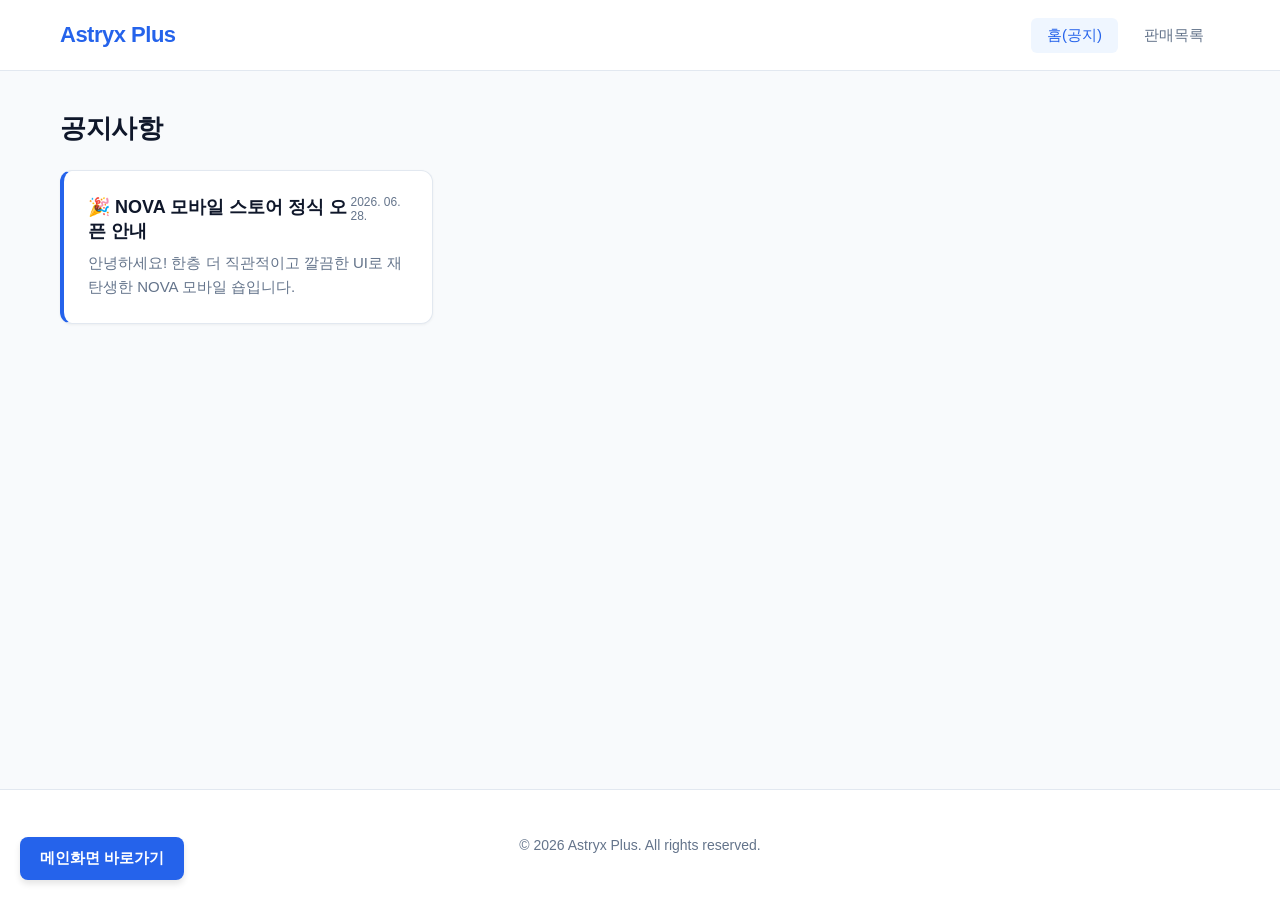
<file: shop/index.html>
<!DOCTYPE html>
<html lang="ko">
<head>
    <meta charset="UTF-8">
    <meta name="viewport" content="width=device-width, initial-scale=1.0">
    <title>최상의 품질로 - Astryx Plus</title>
    <style>
/* =========================================
   상세 모달창 이미지 가로 슬라이더(Carousel) 
========================================= */
.slider-container {
    display: flex;
    overflow-x: auto;
    scroll-snap-type: x mandatory; /* 스크롤 시 이미지 단위로 딱 맞게 멈춤 */
    gap: 15px;
    padding-bottom: 15px;
    width: 100%;
    -webkit-overflow-scrolling: touch; /* 모바일 부드러운 스크롤 지원 */
}

.slider-item {
    flex: 0 0 100%; /* 한 화면에 이미지 한 장씩 꽉 차게 설정 */
    scroll-snap-align: center;
    display: flex;
    justify-content: center;
    align-items: center;
}

.slider-item img {
    width: 100%;
    max-height: 250px; /* 세로 길이를 제한하여 한눈에 들어오게 함 */
    object-fit: contain;
    border-radius: 8px;
}

/* 슬라이더 스크롤바 디자인 (깔끔하게 표시) */
.slider-container::-webkit-scrollbar {
    height: 6px;
}
.slider-container::-webkit-scrollbar-track {
    background: #f1f5f9;
    border-radius: 4px;
}
.slider-container::-webkit-scrollbar-thumb {
    background: #cbd5e1;
    border-radius: 4px;
}
.slider-container::-webkit-scrollbar-thumb:hover {
    background: #94a3b8;
}

/* =========================================
   공지사항 바둑판(Grid) 배열 (세로 스크롤 방지)
========================================= */
#notice-container {
    display: grid;
    grid-template-columns: repeat(auto-fill, minmax(300px, 1fr));
    gap: 20px;
}
        .main-shortcut-btn {
            position: fixed;
            bottom: 20px;
            left: 20px;
            background-color: var(--primary-color);
            color: white;
            padding: 12px 20px;
            border-radius: 8px;
            text-decoration: none;
            font-weight: 600;
            font-size: 15px;
            box-shadow: 0 4px 6px rgba(0, 0, 0, 0.1);
            z-index: 1000;
            transition: all 0.2s ease;
        }

        .main-shortcut-btn:hover {
            background-color: var(--primary-hover);
            transform: translateY(-2px);
            box-shadow: 0 6px 12px rgba(0, 0, 0, 0.15);
        }
        * {
            margin: 0;
            padding: 0;
            box-sizing: border-box;
            font-family: -apple-system, BlinkMacSystemFont, 'Segoe UI', Roboto, Arial, sans-serif;
        }

        :root {
            --primary-color: #2563eb;
            --primary-hover: #1d4ed8;
            --danger-color: #dc2626;
            --danger-hover: #b91c1c;
            --success-color: #10b981;
            --bg-color: #f8fafc;
            --card-bg: #ffffff;
            --text-main: #0f172a;
            --text-muted: #64748b;
            --border-color: #e2e8f0;
        }

        body {
            background-color: var(--bg-color);
            color: var(--text-main);
            min-height: 100vh;
            display: flex;
            flex-direction: column;
        }

        /* 헤더 네비게이션 바 */
        header {
            background-color: var(--card-bg);
            border-bottom: 1px solid var(--border-color);
            position: sticky;
            top: 0;
            z-index: 100;
        }

        .nav-container {
            max-width: 1200px;
            margin: 0 auto;
            padding: 0 20px;
            height: 70px;
            display: flex;
            justify-content: space-between;
            align-items: center;
        }

        .logo {
            font-size: 22px;
            font-weight: 800;
            color: var(--primary-color);
            text-decoration: none;
            letter-spacing: -0.5px;
            cursor: pointer;
            user-select: none; /* 연속 클릭 시 텍스트 선택 방지 */
        }

        .nav-menu {
            display: flex;
            gap: 10px;
        }

        .nav-link {
            color: var(--text-muted);
            text-decoration: none;
            font-weight: 500;
            font-size: 15px;
            padding: 8px 16px;
            border-radius: 6px;
            transition: all 0.2s ease;
            cursor: pointer;
        }

        .nav-link:hover, .nav-link.active {
            color: var(--primary-color);
            background-color: #eff6ff;
        }

        .nav-link.admin-link {
            color: var(--danger-color);
        }
        .nav-link.admin-link:hover, .nav-link.admin-link.active {
            background-color: #fef2f2;
        }

        /* 메인 영역 */
        main {
            max-width: 1200px;
            width: 100%;
            margin: 40px auto;
            padding: 0 20px;
            flex: 1;
        }

        .screen {
            display: none;
        }

        .screen.active {
            display: block;
        }

        .section-title {
            font-size: 26px;
            font-weight: 700;
            margin-bottom: 24px;
            letter-spacing: -0.5px;
        }

        /* 대시보드 카드 레이아웃 */
        .card {
            background-color: var(--card-bg);
            border: 1px solid var(--border-color);
            border-radius: 12px;
            padding: 24px;
            margin-bottom: 20px;
            box-shadow: 0 1px 3px rgba(0, 0, 0, 0.05);
            position: relative;
        }

        .grid-2 {
            display: grid;
            grid-template-columns: 1fr 1fr;
            gap: 24px;
        }

        /* 폼 요소 */
        .form-group {
            margin-bottom: 16px;
        }

        .form-group label {
            display: block;
            font-size: 14px;
            font-weight: 600;
            margin-bottom: 6px;
            color: #475569;
        }

        input, select, textarea {
            width: 100%;
            padding: 10px 14px;
            border: 1px solid var(--border-color);
            border-radius: 8px;
            font-size: 15px;
            outline: none;
            background: #fff;
        }
        input:focus, select:focus, textarea:focus {
            border-color: var(--primary-color);
            box-shadow: 0 0 0 3px rgba(37, 99, 211, 0.1);
        }

        /* 버튼류 */
        button {
            width: 100%;
            padding: 12px;
            background-color: var(--primary-color);
            color: white;
            border: none;
            border-radius: 8px;
            font-size: 15px;
            font-weight: 600;
            cursor: pointer;
            transition: 0.2s;
        }
        button:hover { background-color: var(--primary-hover); }
        
        .btn-secondary { background-color: #f1f5f9; color: #334155; }
        .btn-secondary:hover { background-color: #e2e8f0; }

        .btn-danger { background-color: var(--danger-color); color: white; }
        .btn-danger:hover { background-color: var(--danger-hover); }

        .btn-success { background-color: var(--success-color); color: white; }
        .btn-success:hover { background-color: #059669; }

        .btn-sm { width: auto; padding: 6px 12px; font-size: 13px; }

        /* 공지사항 카드 전용 */
        .notice-card {
            border-left: 4px solid var(--primary-color);
        }
        .notice-header {
            display: flex;
            justify-content: space-between;
            align-items: flex-start;
            margin-bottom: 8px;
        }
        .notice-card h3 { font-size: 18px; font-weight: 600; }
        .notice-date { font-size: 12px; color: var(--text-muted); }
        .notice-card p { color: var(--text-muted); line-height: 1.6; font-size: 15px; white-space: pre-line; }

        /* 쇼핑 그리드 */
        .shop-grid {
            display: grid;
            grid-template-columns: repeat(auto-fill, minmax(300px, 1fr));
            gap: 20px;
        }
        .product-card {
            background: white;
            border: 1px solid var(--border-color);
            border-radius: 12px;
            padding: 24px;
            box-shadow: 0 1px 3px rgba(0,0,0,0.02);
            display: flex;
            flex-direction: column;
        }
        .product-icon {
            font-size: 32px;
            background: #f8fafc;
            width: 60px;
            height: 60px;
            line-height: 60px;
            text-align: center;
            border-radius: 10px;
            margin-bottom: 16px;
        }
        .product-title { font-size: 19px; font-weight: 700; margin-bottom: 6px; }
        .product-price { font-size: 16px; color: var(--primary-color); font-weight: 700; margin-bottom: 20px; }
        .product-card button { margin-top: auto; }

        /* 관리자 목록용 줄 정렬 */
        .admin-list-item {
            display: flex;
            justify-content: space-between;
            align-items: center;
            padding: 12px;
            border-bottom: 1px solid var(--border-color);
        }
        .admin-list-item:last-child { border-bottom: none; }

        /* 상세정보 팝업 모달창 (Modal) 디자인 */
        .modal-overlay {
            position: fixed;
            top:0; left:0; width:100%; height:100%;
            background: rgba(15, 23, 42, 0.6);
            backdrop-filter: blur(4px);
            display: none;
            justify-content: center;
            align-items: center;
            z-index: 1000;
        }
        .modal-content {
            background: white;
            width: 100%;
            max-width: 500px;
            border-radius: 16px;
            padding: 30px;
            box-shadow: 0 20px 25px -5px rgba(0,0,0,0.15);
            position: relative;
            animation: modalFade 0.25s ease-out;
        }
        @keyframes modalFade {
            from { opacity: 0; transform: translateY(10px); }
            to { opacity: 1; transform: translateY(0); }
        }
        .modal-close {
            position: absolute;
            top: 20px; right: 20px;
            font-size: 24px; cursor: pointer; color: var(--text-muted);
        }
        .modal-icon { font-size: 48px; margin-bottom: 15px; }
        .modal-title { font-size: 22px; font-weight: 800; margin-bottom: 10px; }
        .modal-price { font-size: 18px; color: var(--primary-color); font-weight: 700; margin-bottom: 15px; }
        .modal-desc { color: var(--text-muted); font-size: 15px; line-height: 1.6; background: #f8fafc; padding: 15px; border-radius: 8px; margin-bottom: 20px; white-space: pre-line; }

        footer {
            background-color: #ffffff;
            border-top: 1px solid var(--border-color);
            padding: 20px 0;
            text-align: center;
            font-size: 14px;
            color: var(--text-muted);
            margin-top: auto;
        }
    </style>
</head>
<body>

    <header>
        <div class="nav-container">
            <!-- 비밀 관리자 진입을 위한 secretAdminTrigger() 추가 -->
            <a class="logo" onclick="switchTab('home'); secretAdminTrigger();">Astryx Plus</a>
            <div class="nav-menu">
                <span class="nav-link active" id="tab-home" onclick="switchTab('home')">홈(공지)</span>
                <span class="nav-link" id="tab-shop" onclick="switchTab('shop')">판매목록</span>
                <span class="nav-link admin-link" id="tab-admin" onclick="switchTab('admin')" style="display:none;">🛠️ 관리자콘솔</span>
            </div>
        </div>
    </header>

    <main>
        <div id="screen-home" class="screen active">
            <h2 class="section-title">공지사항</h2>
            <div id="notice-container">
                </div>
        </div>

        <div id="screen-shop" class="screen">
            <h2 class="section-title">판매 중인 상품</h2>
            <div id="shop-list-container" class="shop-grid">
                </div>
        </div>

        <div id="screen-admin" class="screen">
            <div style="display: flex; justify-content: space-between; align-items: center; margin-bottom: 24px;">
                <h2 class="section-title" style="margin-bottom: 0;">🛠️ 최고 관리자 오프라인/공유형 콘솔</h2>
                <!-- 세션 종료(로그아웃) 버튼 추가 -->
                <div style="display: flex; gap: 8px;">
                    <button class="btn-success btn-sm" onclick="generateShareLink()" style="font-size: 14px; padding: 10px 20px;">🔗 현재 상태 공유 링크 만들기</button>
                    <button class="btn-secondary btn-sm" onclick="exitAdmin()" style="font-size: 14px; padding: 10px 20px;">🔒 세션 종료</button>
                </div>
            </div>
            
            <div class="grid-2">
                <div>
                    <div class="card">
                        <h3 style="font-size:18px; font-weight:700; margin-bottom:16px;">✨ 신규 마켓 상품 등록</h3>
                        <div class="form-group"><label>상품 명칭</label><input type="text" id="prod-title" placeholder="예: Galaxy S26 Ultra"></div>
                        <div class="form-group"><label>판매 가격</label><input type="text" id="prod-price" placeholder="예: 1,750,000원"></div>
                        <div class="form-group"><label>상세 스펙 및 설명</label><textarea id="prod-desc" rows="3" placeholder="화면 크기, CPU 사양 등을 입력하세요."></textarea></div>
                        <div class="form-group">
                            <label>아이콘</label>
<div class="form-group">
    <label>상품 이미지 업로드</label>
    <input type="file" id="prod-image" accept="image/*" multiple>
</div>
                        </div>
                        <button onclick="addLiveProduct()">상품 업로드</button>
                    </div>

                    <div class="card" style="padding: 15px;">
                        <h3 style="font-size:16px; font-weight:700; margin-bottom:10px;">📋 등록 상품 삭제 제어</h3>
                        <div id="admin-product-list"></div>
                    </div>
                </div>

                <div>
                    <div class="card">
                        <h3 style="font-size:18px; font-weight:700; margin-bottom:16px;">📢 공지사항 작성</h3>
                        <div class="form-group"><label>공지 제목</label><input type="text" id="notice-title" placeholder="공지 제목 기입"></div>
                        <div class="form-group"><label>공지 본문 내용</label><textarea id="notice-content" rows="6" placeholder="안내 내용을 입력하세요."></textarea></div>
                        <button onclick="addLiveNotice()">공지 발행</button>
                    </div>

                    <div class="card" style="padding: 15px;">
                        <h3 style="font-size:16px; font-weight:700; margin-bottom:10px;">📋 발행된 공지 관리</h3>
                        <div id="admin-notice-list"></div>
                    </div>
                </div>
            </div>
        </div>
    </main>

    <div id="detail-modal" class="modal-overlay" onclick="closeModal(event)">
        <div class="modal-content" onclick="event.stopPropagation()">
            <span class="modal-close" onclick="closeModal(null)">&times;</span>
            <div class="modal-icon" id="modal-icon">📱</div>
            <div class="modal-title" id="modal-title">상품명</div>
            <div class="modal-price" id="modal-price">0원</div>
            <div class="modal-desc" id="modal-desc">상세 설명</div>
            <button onclick="alert('예약 및 원격 구매 요청이 성공적으로 완료되었습니다.')">즉시 예약/구매하기</button>
        </div>
    </div>
    <a href="www.buswiki.xyz" class="main-shortcut-btn">메인화면 바로가기</a>

    <footer>
        <div class="nav-container" style="justify-content:center;">
            <p>© 2026 Astryx Plus. All rights reserved.</p>
        </div>
    </footer>

<script>
    /* =======================================================
       [구글 스프레드시트 연동 URL 설정]
    ======================================================= */
    const SCRIPT_URL = 'https://script.google.com/macros/s/AKfycbx-u8Ga04HjjTWS2IDHP480ANKroeRwSdtTb1yy---Bij0eephJfQ5StluIYhV2vPY1/exec';

    /* =======================================================
       [초기 기본 데이터 정의 및 구글 시트 데이터 연동 코어]
    ======================================================= */
    const DEFAULT_NOTICES = [
        { id: "n1", title: "🎉 NOVA 모바일 스토어 정식 오픈 안내", content: "안녕하세요! 한층 더 직관적이고 깔끔한 UI로 재탄생한 NOVA 모바일 숍입니다.", date: "2026. 06. 28." }
    ];

    const DEFAULT_PRODUCTS = [
        { id: "p1", title: "iPhone 15 Pro Max", price: "1,900,000원", desc: "A17 Pro 칩 탑재, 티타늄 바디 디자인.", icon: "📱" },
        { id: "p2", title: "Galaxy S24 Ultra", price: "1,698,000원", desc: "갤럭시 AI 탑재 및 2억 화소 카메라.", icon: "📱" }
    ];

    let notices = [];
    let products = [];
    let currentUser = JSON.parse(sessionStorage.getItem('currentUser')) || null;

    async function initData() {
        try {
            const response = await fetch(SCRIPT_URL);
            const data = await response.json();
            
            products = data.products && data.products.length > 0 ? data.products : DEFAULT_PRODUCTS;
            notices = data.notices && data.notices.length > 0 ? data.notices : DEFAULT_NOTICES;
            
            console.log("구글 스프레드시트 연동 성공!");
        } catch (error) {
            console.error("데이터를 불러오지 못했습니다. 로컬 백업을 로드합니다.", error);
            loadLocalBackup();
        }
        updateUI();
    }

    function loadLocalBackup() {
        notices = JSON.parse(localStorage.getItem('nova_notices')) || DEFAULT_NOTICES;
        products = JSON.parse(localStorage.getItem('nova_products')) || DEFAULT_PRODUCTS;
    }

    function saveData() {
        localStorage.setItem('nova_notices', JSON.stringify(notices));
        localStorage.setItem('nova_products', JSON.stringify(products));
        updateUI();
    }

    function generateShareLink() {
        const dataObj = { notices, products };
        const jsonStr = JSON.stringify(dataObj);
        const encoded = btoa(encodeURIComponent(jsonStr));
        const shareUrl = `${window.location.origin}${window.location.pathname}?data=${encoded}`;
        
        navigator.clipboard.writeText(shareUrl).then(() => {
            alert("✨ 현재 마켓 상태(상품 목록, 공지사항)가 포함된 공유 링크가 복사되었습니다!");
        }).catch(err => {
            prompt("아래 주소를 복사해서 다른 사람에게 공유하세요:", shareUrl);
        });
    }

    function updateUI() {
        // 1. 공지사항 렌더링
        const noticeContainer = document.getElementById('notice-container');
        if(notices.length === 0) {
            noticeContainer.innerHTML = '<p style="text-align:center; padding:40px; color:var(--text-muted);">발행된 공지사항이 없습니다.</p>';
        } else {
            noticeContainer.innerHTML = [...notices].reverse().map(n => `
                <div class="card notice-card">
                    <div class="notice-header">
                        <h3>${n.title}</h3>
                        <span class="notice-date">${n.date}</span>
                    </div>
                    <p>${n.content}</p>
                </div>
            `).join('');
        }

        // 2. 쇼핑 목록 렌더링
        const shopContainer = document.getElementById('shop-list-container');
        if(products.length === 0) {
            shopContainer.innerHTML = '<p style="grid-column:1/-1; text-align:center; padding:40px; color:var(--text-muted);">현재 판매중인 상품이 없습니다.</p>';
        } else {
            shopContainer.innerHTML = products.map(p => {
                const firstImageUrl = p.icon.split(',')[0]; 
                
                // 기존 데이터(📱)와 진짜 이미지 URL을 구분해서 에러 방지
                const isUrl = firstImageUrl.startsWith('http');
                const imageTag = isUrl 
                    ? `<img src="${firstImageUrl}" alt="상품이미지" style="width:100%; height:100%; object-fit:contain; border-radius:10px;">` 
                    : `<span style="font-size:40px;">${firstImageUrl}</span>`;

                return `
                    <div class="product-card">
                        <div class="product-icon" style="background:transparent; height:150px; display:flex; justify-content:center; align-items:center;">
                            ${imageTag}
                        </div>
                        <div class="product-title">${p.title}</div>
                        <div class="product-price">${p.price}</div>
                        <button class="btn-secondary" onclick="openDetail('${p.id}')">상세 정보</button>
                    </div>
                `;
            }).join('');
        }

        // 3. 관리자 상품 관리 목록 렌더링
        const adminProdList = document.getElementById('admin-product-list');
        adminProdList.innerHTML = products.map(p => `
            <div class="admin-list-item">
                <span style="font-weight:600; font-size:14px;">${p.title}</span>
                <button class="btn-danger btn-sm" onclick="deleteProduct('${p.id}')">삭제</button>
            </div>
        `).join('');

        // 4. 관리자 공지 관리 목록 렌더링
        const adminNoticeList = document.getElementById('admin-notice-list');
        adminNoticeList.innerHTML = notices.map(n => `
            <div class="admin-list-item">
                <span style="font-weight:600; font-size:14px; white-space:nowrap; overflow:hidden; text-overflow:ellipsis; max-width:200px;">${n.title}</span>
                <button class="btn-danger btn-sm" onclick="deleteNotice('${n.id}')">삭제</button>
            </div>
        `).join('');
    } // <-- 빠져있던 updateUI() 닫는 괄호 복구 완료

    const IMGBB_API_KEY = '56b53277badd6eb6bec38420d4b37727';

    async function addLiveProduct() {
        const title = document.getElementById('prod-title').value.trim();
        const price = document.getElementById('prod-price').value.trim();
        const desc = document.getElementById('prod-desc').value.trim();
        const imageInput = document.getElementById('prod-image');

        if(!title || !price) return alert('상품명과 가격을 올바르게 채워주세요.');
        if(imageInput.files.length === 0) return alert('상품 이미지를 1장 이상 첨부해주세요.');

        const btn = event.target;
        const originalBtnText = btn.innerText;
        btn.innerText = "이미지 업로드 중...";
        btn.disabled = true;

        try {
            const uploadPromises = Array.from(imageInput.files).map(async (file) => {
                const formData = new FormData();
                formData.append('image', file);
                
                const response = await fetch(`https://api.imgbb.com/1/upload?key=${IMGBB_API_KEY}`, {
                    method: 'POST',
                    body: formData
                });
                
                const data = await response.json();
                if (!data.success) throw new Error('업로드 실패');
                
                return data.data.display_url; 
            });

            const uploadedUrls = await Promise.all(uploadPromises);
            const finalIconString = uploadedUrls.join(',');

            const newProduct = { 
                id: 'p_' + Date.now(), 
                title: title, 
                price: price, 
                desc: desc, 
                icon: finalIconString 
            };

            await fetch(SCRIPT_URL, {
                method: 'POST',
                headers: { 'Content-Type': 'text/plain;charset=utf-8' },
                body: JSON.stringify(newProduct)
            });

            products.push(newProduct);
            saveData();

            alert('상품과 여러 장의 이미지가 성공적으로 등록되었습니다!');

            document.getElementById('prod-title').value = '';
            document.getElementById('prod-price').value = '';
            document.getElementById('prod-desc').value = '';
            imageInput.value = '';

        } catch (error) {
            console.error('업로드 에러:', error);
            alert('이미지 업로드 중 문제가 발생했습니다.');
        } finally {
            btn.innerText = originalBtnText;
            btn.disabled = false;
        }
    }

    // <-- 지워졌던 deleteProduct 함수 복구 완료
    function deleteProduct(id) {
        if(confirm('이 상품을 카탈로그에서 지우시겠습니까?')) {
            products = products.filter(p => p.id !== id);
            saveData();
        }
    }

    function addLiveNotice() {
        const title = document.getElementById('notice-title').value.trim();
        const content = document.getElementById('notice-content').value.trim();

        if(!title || !content) return alert('공지 제목과 본문 내용을 채워주세요.');

        const dateStr = new Date().toLocaleDateString('ko-KR', {year: 'numeric', month: '2-digit', day: '2-digit'});
        notices.push({ id: 'n_' + Date.now(), title, content, date: dateStr });
        saveData();

        alert('새로운 공지사항이 추가되었습니다.');
        document.getElementById('notice-title').value = '';
        document.getElementById('notice-content').value = '';
    }

    function deleteNotice(id) {
        if(confirm('이 공지사항 게시글을 파기합니까?')) {
            notices = notices.filter(n => n.id !== id);
            saveData();
        }
    }

function openDetail(id) {
    const item = products.find(p => p.id === id);
    if(!item) return;

    const imageUrls = item.icon.split(','); 
    
    // 슬라이더 아이템으로 렌더링하도록 변경
    const imagesHtml = imageUrls.map(url => {
        if(url.startsWith('http')) {
            return `<div class="slider-item"><img src="${url}" alt="상품 상세 이미지"></div>`;
        } else {
            return `<div class="slider-item"><div style="font-size: 64px;">${url}</div></div>`;
        }
    }).join('');

    // modal-icon 영역에 슬라이더 컨테이너 적용
    document.getElementById('modal-icon').innerHTML = `<div class="slider-container">${imagesHtml}</div>`;
    document.getElementById('modal-title').innerText = item.title;
    document.getElementById('modal-price').innerText = item.price;
    document.getElementById('modal-desc').innerText = item.desc || '상세정보가 제공되지 않는 상품입니다.';
    
    document.getElementById('detail-modal').style.display = 'flex';
}

    function closeModal() { document.getElementById('detail-modal').style.display = 'none'; }

    function switchTab(targetId) {
        document.querySelectorAll('.screen').forEach(el => el.classList.remove('active'));
        document.querySelectorAll('.nav-link').forEach(el => el.classList.remove('active'));

        const screen = document.getElementById(`screen-${targetId}`);
        if(screen) screen.classList.add('active');

        const tab = document.getElementById(`tab-${targetId}`);
        if(tab) tab.classList.add('active');

        if(targetId === 'admin' && (!currentUser || currentUser.role !== 'admin')) {
            alert('접근위반');
            switchTab('home');
        }
        window.scrollTo({top: 0});
    }

    let logoClickCount = 0;
    let logoClickTimer = null;

    function secretAdminTrigger() {
        logoClickCount++;
        
        if (logoClickTimer) clearTimeout(logoClickTimer);
        logoClickTimer = setTimeout(() => { logoClickCount = 0; }, 2000);

        if (logoClickCount === 5) {
            logoClickCount = 0;
            const pw = prompt("System Command:"); 
            
            if (pw === "Astryxadmin!^^") { 
                sessionStorage.setItem('currentUser', JSON.stringify({ id: 'admin', role: 'admin' }));
                alert('확인');
                syncAccountUI();
                switchTab('admin');
            } else if (pw !== null) {
                alert('error');
            }
        }
    }

    function syncAccountUI() {
        currentUser = JSON.parse(sessionStorage.getItem('currentUser'));
        const adminTab = document.getElementById('tab-admin');

        if (!currentUser || currentUser.role !== 'admin') {
            adminTab.style.display = 'none';
        } else {
            adminTab.style.display = 'inline-block';
        }
    }

    function exitAdmin() {
        sessionStorage.removeItem('currentUser');
        alert('관리자 세션이 종료되었습니다.');
        syncAccountUI();
        switchTab('home');
    }

    // 초기 구동
    initData();
    syncAccountUI();
</script>
</body>
</html>
</file>
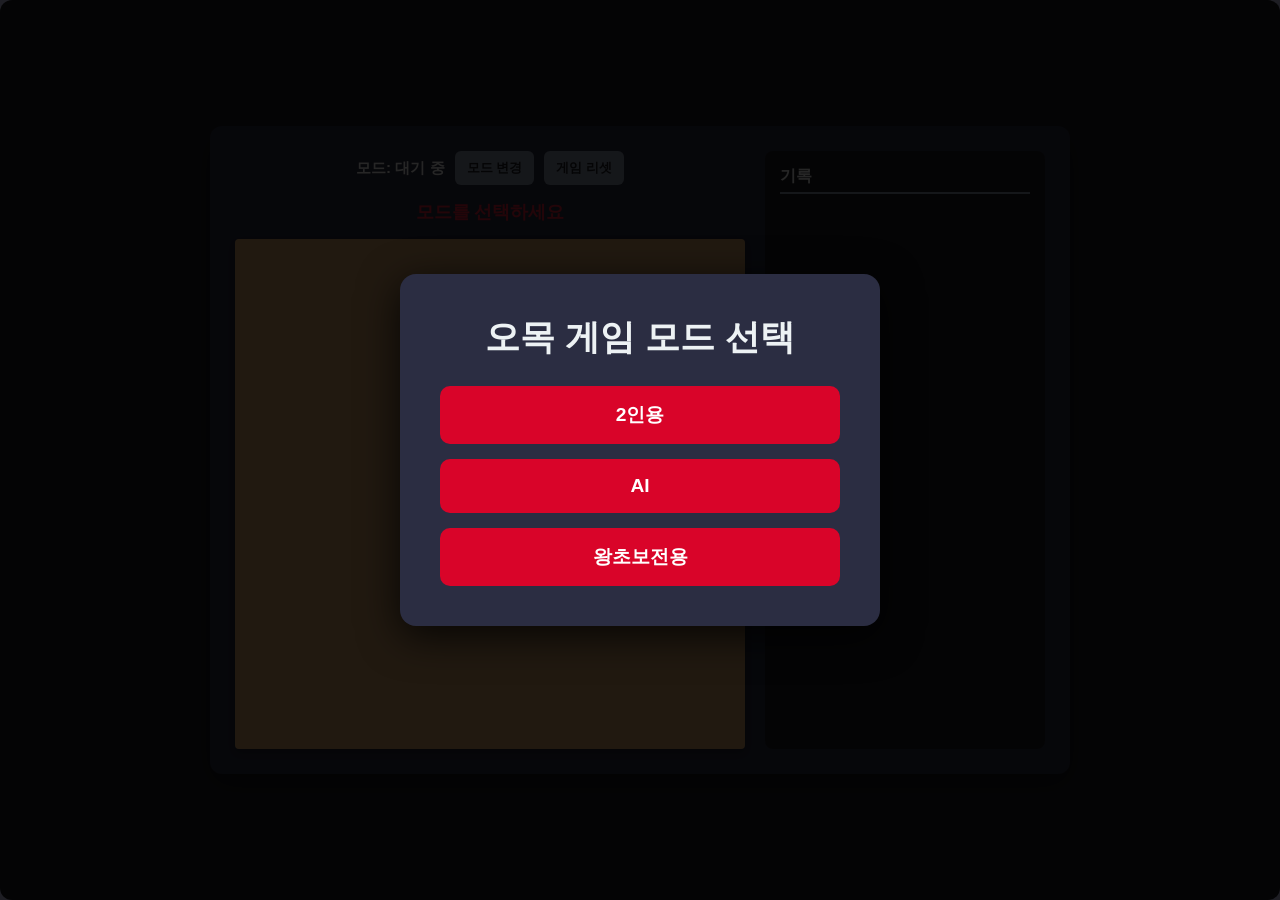
<file: game/omok/index.html>
<!DOCTYPE html>
<html lang="ko">
<head>
  <meta charset="UTF-8">
  <meta name="viewport" content="width=device-width, initial-scale=1.0">
  <title>오목 게임</title>
  <style>
    * {
      box-sizing: border-box;
      margin: 0;
      padding: 0;
    }
    body {
      font-family: 'Segoe UI', Tahoma, Geneva, Verdana, sans-serif;
      background: #1e1e24;
      color: #fff;
      display: flex;
      justify-content: center;
      align-items: center;
      min-height: 100vh;
      padding: 20px;
      position: relative;
    }
    .container {
      display: flex;
      flex-wrap: wrap;
      gap: 20px;
      background: #2b2d42;
      padding: 25px;
      border-radius: 12px;
      box-shadow: 0 10px 30px rgba(0,0,0,0.5);
    }
    .left-panel {
      display: flex;
      flex-direction: column;
      align-items: center;
    }
    .controls {
      margin-bottom: 15px;
      display: flex;
      gap: 10px;
      align-items: center;
    }
    button.btn-small {
      padding: 8px 12px;
      border-radius: 6px;
      border: none;
      background: #8d99ae;
      color: #1e1e24;
      font-weight: bold;
      cursor: pointer;
    }
    button.btn-small:hover {
      background: #edf2f4;
    }
    .status {
      font-size: 1.1rem;
      margin-bottom: 15px;
      font-weight: 600;
      color: #ef233c;
    }
    canvas {
      background: #e0a96d;
      border-radius: 4px;
      box-shadow: 0 4px 10px rgba(0,0,0,0.3);
      cursor: pointer;
    }
    .right-panel {
      width: 280px;
      display: flex;
      flex-direction: column;
      background: #1e1e24;
      border-radius: 8px;
      padding: 15px;
    }
    .right-panel h3 {
      margin-bottom: 10px;
      border-bottom: 2px solid #8d99ae;
      padding-bottom: 5px;
      font-size: 1rem;
    }
    .history-list {
      flex: 1;
      max-height: 480px;
      overflow-y: auto;
      display: flex;
      flex-direction: column;
      gap: 6px;
      padding-right: 5px;
    }
    .history-item {
      font-size: 0.85rem;
      background: #2b2d42;
      padding: 6px 10px;
      border-radius: 4px;
      border-left: 4px solid #8d99ae;
    }
    .history-item.black { border-left-color: #000; }
    .history-item.white { border-left-color: #fff; }

    /* 오버레이 및 모달 레이아웃 */
    .overlay {
      position: absolute;
      top: 0; left: 0; width: 100%; height: 100%;
      background: rgba(0, 0, 0, 0.85);
      display: flex;
      justify-content: center;
      align-items: center;
      z-index: 100;
      border-radius: 12px;
    }
    .modal {
      background: #2b2d42;
      padding: 40px;
      border-radius: 16px;
      text-align: center;
      box-shadow: 0 10px 40px rgba(0,0,0,0.8);
      max-width: 480px;
      width: 90%;
    }
    .modal h1 {
      font-size: 2.2rem;
      margin-bottom: 25px;
      color: #edf2f4;
    }
    .modal h2 {
      font-size: 1.5rem;
      margin-bottom: 20px;
      color: #ef233c;
    }
    .btn-group {
      display: flex;
      flex-direction: column;
      gap: 15px;
    }
    .btn-main {
      padding: 16px;
      font-size: 1.2rem;
      font-weight: bold;
      border: none;
      border-radius: 10px;
      background: #d90429;
      color: #fff;
      cursor: pointer;
      transition: transform 0.1s, background 0.2s;
    }
    .btn-main:hover {
      background: #ef233c;
      transform: translateY(-2px);
    }
    .btn-sub {
      background: #8d99ae;
      color: #1e1e24;
    }
    .btn-sub:hover {
      background: #edf2f4;
    }
  </style>
</head>
<body>

<div class="container">
  <div class="left-panel">
    <div class="controls">
      <span id="modeDisplay" style="font-weight: bold; font-size: 0.95rem;">모드: 대기 중</span>
      <button class="btn-small" id="changeModeBtn">모드 변경</button>
      <button class="btn-small" id="resetBtn">게임 리셋</button>
    </div>
    <div class="status" id="statusText">모드를 선택하세요</div>
    <canvas id="board" width="510" height="510"></canvas>
  </div>

  <div class="right-panel">
    <h3>기록</h3>
    <div class="history-list" id="historyList"></div>
  </div>

  <!-- 모드 선택 모달 -->
  <div class="overlay" id="selectionModal">
    <div class="modal">
      <h1 id="modalTitle">오목</h1>
      <div class="btn-group" id="modalBtnGroup">
        <!-- JS dynamic content -->
      </div>
    </div>
  </div>

  <!-- 승리 모달 -->
  <div class="overlay" id="winModal" style="display: none;">
    <div class="modal">
      <h2 id="winTitle">승리!</h2>
      <div class="btn-group">
        <button class="btn-main" id="restartBtn">게임 다시시작하기</button>
      </div>
    </div>
  </div>
</div>

<script>
  const BOARD_SIZE = 15;
  const CELL_SIZE = 34;
  const PADDING = 20;

  const canvas = document.getElementById('board');
  const ctx = canvas.getContext('2d');
  const statusText = document.getElementById('statusText');
  const historyList = document.getElementById('historyList');
  const modeDisplay = document.getElementById('modeDisplay');
  const changeModeBtn = document.getElementById('changeModeBtn');
  const resetBtn = document.getElementById('resetBtn');

  const selectionModal = document.getElementById('selectionModal');
  const modalTitle = document.getElementById('modalTitle');
  const modalBtnGroup = document.getElementById('modalBtnGroup');

  const winModal = document.getElementById('winModal');
  const winTitle = document.getElementById('winTitle');
  const restartBtn = document.getElementById('restartBtn');

  let board = Array.from({ length: BOARD_SIZE }, () => Array(BOARD_SIZE).fill(0));
  let currentPlayer = 1; // 1: 흑, 2: 백
  let isGameOver = false;
  
  let gameMode = ''; // 'pvp', 'ai', 'novice'
  let aiDifficulty = ''; // 'easy', 'medium', 'hard'

  let hintTimer = null;
  let currentHint = null; // {r, c}

  // 초기화 및 오버레이 설정
  showMainMenu();

  changeModeBtn.addEventListener('click', showMainMenu);
  resetBtn.addEventListener('click', initGame);
  restartBtn.addEventListener('click', () => {
    winModal.style.display = 'none';
    initGame();
  });

  function showMainMenu() {
    clearTimeout(hintTimer);
    currentHint = null;
    winModal.style.display = 'none';
    selectionModal.style.display = 'flex';
    modalTitle.textContent = "오목 게임 모드 선택";
    modalBtnGroup.innerHTML = `
      <button class="btn-main" onclick="selectMainMode('pvp')">2인용</button>
      <button class="btn-main" onclick="selectMainMode('ai')">AI</button>
      <button class="btn-main" onclick="selectMainMode('novice')">왕초보전용</button>
    `;
  }

  function selectMainMode(mode) {
    gameMode = mode;
    if (mode === 'pvp') {
      selectionModal.style.display = 'none';
      initGame();
    } else {
      showDifficultyMenu();
    }
  }

  function showDifficultyMenu() {
    modalTitle.textContent = gameMode === 'novice' ? "왕초보전용 - 난이도 선택" : "AI - 난이도 선택";
    modalBtnGroup.innerHTML = `
      <button class="btn-main btn-sub" onclick="startGameWithDifficulty('easy')">초보</button>
      <button class="btn-main btn-sub" onclick="startGameWithDifficulty('medium')">중수</button>
      <button class="btn-main btn-sub" onclick="startGameWithDifficulty('hard')">고수</button>
    `;
  }

  function startGameWithDifficulty(diff) {
    aiDifficulty = diff;
    selectionModal.style.display = 'none';
    initGame();
  }

  function initGame() {
    board = Array.from({ length: BOARD_SIZE }, () => Array(BOARD_SIZE).fill(0));
    currentPlayer = 1;
    isGameOver = false;
    historyList.innerHTML = '';
    currentHint = null;
    clearTimeout(hintTimer);

    let modeText = "";
    if (gameMode === 'pvp') modeText = "2인용";
    else {
      const diffName = aiDifficulty === 'easy' ? '초보' : (aiDifficulty === 'medium' ? '중수' : '고수');
      modeText = `${gameMode === 'novice' ? '왕초보' : 'AI'} [${diffName}]`;
    }
    modeDisplay.textContent = `모드: ${modeText}`;
    statusText.textContent = "흑돌(Player 1) 차례입니다.";

    drawBoard();
    resetHintTimer();
  }

  function resetHintTimer() {
    clearTimeout(hintTimer);
    currentHint = null;
    drawBoard();

    // 왕초보전용 모드이고, 플레이어(흑돌) 차례일 때 7초 타이머 가동
    if (gameMode === 'novice' && currentPlayer === 1 && !isGameOver) {
      hintTimer = setTimeout(() => {
        const bestMove = getHeuristicMove(2);
        if (bestMove) {
          currentHint = bestMove;
          drawBoard();
        }
      }, 7000);
    }
  }

  function drawBoard() {
    ctx.clearRect(0, 0, canvas.width, canvas.height);

    // 격자
    ctx.strokeStyle = '#333';
    ctx.lineWidth = 1;
    for (let i = 0; i < BOARD_SIZE; i++) {
      ctx.beginPath();
      ctx.moveTo(PADDING + i * CELL_SIZE, PADDING);
      ctx.lineTo(PADDING + i * CELL_SIZE, PADDING + (BOARD_SIZE - 1) * CELL_SIZE);
      ctx.stroke();

      ctx.beginPath();
      ctx.moveTo(PADDING, PADDING + i * CELL_SIZE);
      ctx.lineTo(PADDING + (BOARD_SIZE - 1) * CELL_SIZE, PADDING + i * CELL_SIZE);
      ctx.stroke();
    }

    // 화점 (3, 7, 11)
    const dots = [3, 7, 11];
    ctx.fillStyle = '#333';
    for (let x of dots) {
      for (let y of dots) {
        ctx.beginPath();
        ctx.arc(PADDING + x * CELL_SIZE, PADDING + y * CELL_SIZE, 3, 0, Math.PI * 2);
        ctx.fill();
      }
    }

    // 힌트 (초록색 에메랄드 유리 느낌)
    if (currentHint) {
      const hx = PADDING + currentHint.c * CELL_SIZE;
      const hy = PADDING + currentHint.r * CELL_SIZE;
      ctx.beginPath();
      ctx.arc(hx, hy, CELL_SIZE / 2 - 1, 0, Math.PI * 2);
      
      const hintGrad = ctx.createRadialGradient(hx - 2, hy - 2, 1, hx, hy, CELL_SIZE / 2);
      hintGrad.addColorStop(0, 'rgba(163, 255, 203, 0.85)');
      hintGrad.addColorStop(1, 'rgba(46, 204, 113, 0.6)');
      
      ctx.fillStyle = hintGrad;
      ctx.fill();
      ctx.strokeStyle = '#27ae60';
      ctx.lineWidth = 2;
      ctx.stroke();
      ctx.lineWidth = 1;
    }

    // 돌 그리기
    for (let r = 0; r < BOARD_SIZE; r++) {
      for (let c = 0; c < BOARD_SIZE; c++) {
        if (board[r][c] !== 0) {
          drawPiece(r, c, board[r][c]);
        }
      }
    }
  }

  function drawPiece(row, col, player) {
    const x = PADDING + col * CELL_SIZE;
    const y = PADDING + row * CELL_SIZE;

    ctx.beginPath();
    ctx.arc(x, y, CELL_SIZE / 2 - 2, 0, Math.PI * 2);
    
    const grad = ctx.createRadialGradient(x - 3, y - 3, 1, x, y, CELL_SIZE / 2);
    if (player === 1) {
      grad.addColorStop(0, '#666');
      grad.addColorStop(1, '#000');
    } else {
      grad.addColorStop(0, '#fff');
      grad.addColorStop(1, '#ccc');
    }
    
    ctx.fillStyle = grad;
    ctx.fill();
    ctx.strokeStyle = player === 1 ? '#000' : '#888';
    ctx.stroke();
  }

  canvas.addEventListener('click', (e) => {
    if (isGameOver) return;
    if (gameMode !== 'pvp' && currentPlayer === 2) return;

    const rect = canvas.getBoundingClientRect();
    const x = e.clientX - rect.left - PADDING;
    const y = e.clientY - rect.top - PADDING;

    const col = Math.round(x / CELL_SIZE);
    const row = Math.round(y / CELL_SIZE);

    if (row >= 0 && row < BOARD_SIZE && col >= 0 && col < BOARD_SIZE) {
      if (board[row][col] === 0) {
        makeMove(row, col);
      }
    }
  });

  function makeMove(row, col) {
    board[row][col] = currentPlayer;
    
    const now = new Date();
    const timeStr = `${String(now.getHours()).padStart(2, '0')}:${String(now.getMinutes()).padStart(2, '0')}:${String(now.getSeconds()).padStart(2, '0')}`;
    
    let playerName = "";
    if (gameMode === 'pvp') {
      playerName = currentPlayer === 1 ? "Player 1(흑)" : "Player 2(백)";
    } else {
      const diffName = aiDifficulty === 'easy' ? '초보' : (aiDifficulty === 'medium' ? '중수' : '고수');
      playerName = currentPlayer === 1 ? "Player(흑)" : `AI[${diffName}](백)`;
    }

    const colName = String.fromCharCode(65 + col);
    const rowName = 15 - row;

    addHistory(`${timeStr} - ${playerName}: ${colName}${rowName} (${row + 1}, ${col + 1})`, currentPlayer);

    drawBoard();

    if (checkWin(row, col, currentPlayer)) {
      statusText.textContent = `${playerName} 승리!`;
      isGameOver = true;
      clearTimeout(hintTimer);
      
      setTimeout(() => {
        const winnerStone = currentPlayer === 1 ? "흑" : "백";
        winTitle.textContent = `${winnerStone}돌이 승리!`;
        winModal.style.display = 'flex';
      }, 300);
      return;
    }

    currentPlayer = currentPlayer === 1 ? 2 : 1;
    statusText.textContent = currentPlayer === 1 ? "흑돌 차례입니다." : "백돌 차례입니다.";

    resetHintTimer();

    if (gameMode !== 'pvp' && currentPlayer === 2 && !isGameOver) {
      setTimeout(makeAIMove, 400);
    }
  }

  function addHistory(text, player) {
    const item = document.createElement('div');
    item.className = `history-item ${player === 1 ? 'black' : 'white'}`;
    item.textContent = text;
    historyList.appendChild(item);
    historyList.scrollTop = historyList.scrollHeight;
  }

  function checkWin(r, c, p) {
    const dirs = [
      [[0, 1], [0, -1]],
      [[1, 0], [-1, 0]],
      [[1, 1], [-1, -1]],
      [[1, -1], [-1, 1]]
    ];

    for (let dir of dirs) {
      let count = 1;
      for (let [dr, dc] of dir) {
        let nr = r + dr;
        let nc = c + dc;
        while (nr >= 0 && nr < BOARD_SIZE && nc >= 0 && nc < BOARD_SIZE && board[nr][nc] === p) {
          count++;
          nr += dr;
          nc += dc;
        }
      }
      if (count >= 5) return true;
    }
    return false;
  }

  // --- AI Logic ---
  function makeAIMove() {
    let move;
    if (aiDifficulty === 'easy') {
      move = getEasyMove();
    } else if (aiDifficulty === 'medium') {
      move = getHeuristicMove(1);
    } else {
      move = getHeuristicMove(2);
    }

    if (move) {
      makeMove(move.r, move.c);
    }
  }

  // 개선된 초보 AI: 무작위가 아닌 최소한의 방어(열린 3/4)는 수행
  function getEasyMove() {
    let bestScore = -1;
    let candidates = [];

    for (let r = 0; r < BOARD_SIZE; r++) {
      for (let c = 0; c < BOARD_SIZE; c++) {
        if (board[r][c] !== 0) continue;
        if (!hasNeighbor(r, c) && board[7][7] !== 0) continue;

        let score = evaluatePoint(r, c, 2) + evaluatePoint(r, c, 1) * 0.8;
        if (score > bestScore) {
          bestScore = score;
          candidates = [{ r, c }];
        } else if (score === bestScore) {
          candidates.push({ r, c });
        }
      }
    }

    if (candidates.length > 0 && Math.random() < 0.7) {
      return candidates[Math.floor(Math.random() * candidates.length)];
    }
    return getRandomMove();
  }

  function getRandomMove() {
    const emptyCells = [];
    for (let r = 0; r < BOARD_SIZE; r++) {
      for (let c = 0; c < BOARD_SIZE; c++) {
        if (board[r][c] === 0) emptyCells.push({ r, c });
      }
    }
    if (emptyCells.length === 0) return null;
    return emptyCells[Math.floor(Math.random() * emptyCells.length)];
  }

  function getHeuristicMove(depth) {
    let bestScore = -Infinity;
    let bestMoves = [];

    for (let r = 0; r < BOARD_SIZE; r++) {
      for (let c = 0; c < BOARD_SIZE; c++) {
        if (board[r][c] !== 0) continue;
        if (!hasNeighbor(r, c) && board[7][7] !== 0) continue;

        const myColor = currentPlayer;
        const oppColor = currentPlayer === 1 ? 2 : 1;

        let attackScore = evaluatePoint(r, c, myColor);
        let defenseScore = evaluatePoint(r, c, oppColor);

        // 고수일수록 방어 및 패턴 조합 가중치를 대폭 상향
        let totalScore = attackScore + defenseScore * (depth === 2 ? 1.35 : 1.0);

        if (totalScore > bestScore) {
          bestScore = totalScore;
          bestMoves = [{ r, c }];
        } else if (totalScore === bestScore) {
          bestMoves.push({ r, c });
        }
      }
    }

    return bestMoves.length > 0 ? bestMoves[Math.floor(Math.random() * bestMoves.length)] : getRandomMove();
  }

  function hasNeighbor(r, c) {
    for (let dr = -2; dr <= 2; dr++) {
      for (let dc = -2; dc <= 2; dc++) {
        let nr = r + dr;
        let nc = c + dc;
        if (nr >= 0 && nr < BOARD_SIZE && nc >= 0 && nc < BOARD_SIZE) {
          if (board[nr][nc] !== 0) return true;
        }
      }
    }
    return false;
  }

  function evaluatePoint(r, c, player) {
    const dirs = [[0, 1], [1, 0], [1, 1], [1, -1]];
    let totalVal = 0;

    for (let [dr, dc] of dirs) {
      let count = 1;
      let openEnds = 0;

      let nr = r + dr, nc = c + dc;
      while (nr >= 0 && nr < BOARD_SIZE && nc >= 0 && nc < BOARD_SIZE && board[nr][nc] === player) {
        count++;
        nr += dr; nc += dc;
      }
      if (nr >= 0 && nr < BOARD_SIZE && nc >= 0 && nc < BOARD_SIZE && board[nr][nc] === 0) openEnds++;

      nr = r - dr; nc = c - dc;
      while (nr >= 0 && nr < BOARD_SIZE && nc >= 0 && nc < BOARD_SIZE && board[nr][nc] === player) {
        count++;
        nr -= dr; nc -= dc;
      }
      if (nr >= 0 && nr < BOARD_SIZE && nc >= 0 && nc < BOARD_SIZE && board[nr][nc] === 0) openEnds++;

      if (count >= 5) totalVal += 500000;
      else if (count === 4 && openEnds === 2) totalVal += 50000;
      else if (count === 4 && openEnds === 1) totalVal += 10000;
      else if (count === 3 && openEnds === 2) totalVal += 5000;
      else if (count === 3 && openEnds === 1) totalVal += 500;
      else if (count === 2 && openEnds === 2) totalVal += 100;
    }
    return totalVal;
  }
</script>
</body>
</html>
</file>
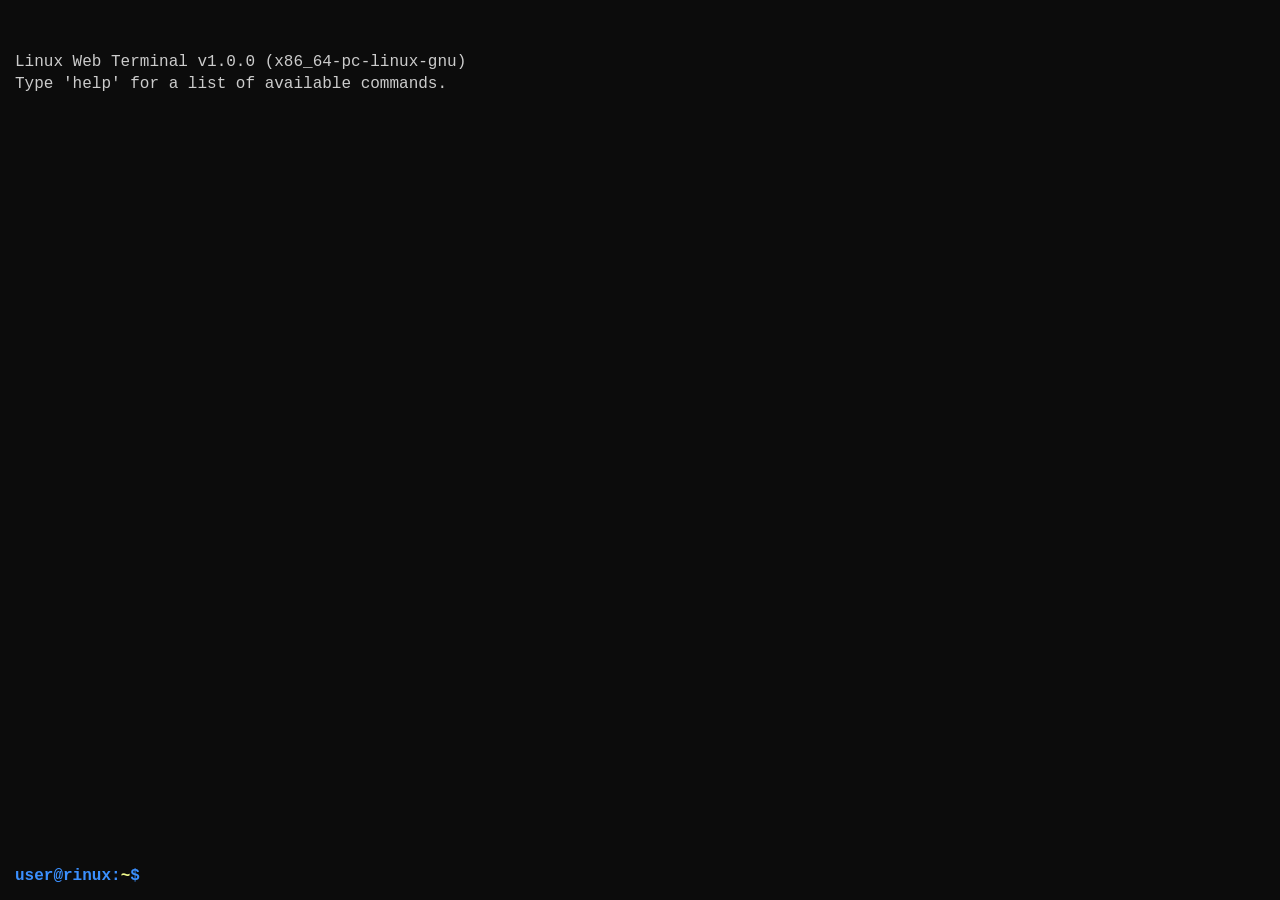
<file: terminal/rinux/index.html>
<!DOCTYPE html>
<html lang="ko">
<head>
    <meta charset="UTF-8">
    <meta name="viewport" content="width=device-width, initial-scale=1.0">
    <title>Linux Terminal</title>
    <style>
        * { box-sizing: border-box; margin: 0; padding: 0; }
        body {
            background-color: #0c0c0c;
            color: #4af626;
            font-family: 'Courier New', Courier, monospace;
            padding: 15px;
            height: 100vh;
            display: flex;
            flex-direction: column;
        }
        #terminal {
            flex: 1;
            overflow-y: auto;
            white-space: pre-wrap;
            word-break: break-all;
        }
        .line { margin-bottom: 4px; line-height: 1.4; }
        .input-line { display: flex; align-items: center; }
        .prompt { color: #3b90ff; font-weight: bold; margin-right: 8px; }
        .path { color: #f1fa8c; }
        input {
            background: transparent;
            border: none;
            color: #4af626;
            font-family: inherit;
            font-size: 1rem;
            flex: 1;
            outline: none;
        }
        .output { color: #cccccc; margin-bottom: 6px; }
        .error { color: #ff5555; }
    </style>
</head>
<body>
    <div id="terminal">
        <div class="line output">Linux Web Terminal v1.0.0 (x86_64-pc-linux-gnu)<br>Type 'help' for a list of available commands.</div>
    </div>
    <div class="input-line">
        <span class="prompt" id="prompt-text">user@rinux:<span class="path">~</span>$</span>
        <input type="text" id="cmd-input" autofocus autocomplete="off" spellcheck="false">
    </div>

    <script>
        const terminal = document.getElementById('terminal');
        const input = document.getElementById('cmd-input');
        const promptText = document.getElementById('prompt-text');

        let history = [];
        let historyIndex = -1;

        // Virtual File System
        const fs = {
            "home": {
                "user": {
                    "readme.txt": "Welcome to Rinux Terminal!",
                    "projects": {}
                }
            }
        };
        let currentPath = ["home", "user"];

        function getPromptPath() {
            if (currentPath.join('/') === "home/user") return "~";
            return "/" + currentPath.slice(2).join('/');
        }

        function getCurrentDir() {
            let dir = fs;
            for (let p of currentPath) {
                dir = dir[p];
            }
            return dir;
        }

        function updatePrompt() {
            promptText.innerHTML = `user@rinux:<span class="path">${getPromptPath()}</span>$`;
        }

        document.body.addEventListener('click', () => input.focus());

        input.addEventListener('keydown', (e) => {
            if (e.key === 'Enter') {
                const cmdLine = input.value.trim();
                if (cmdLine) history.push(cmdLine);
                historyIndex = history.length;

                printLine(`${promptText.innerText} ${cmdLine}`);
                executeCommand(cmdLine);
                input.value = '';
                terminal.scrollTop = terminal.scrollHeight;
            } else if (e.key === 'ArrowUp') {
                if (historyIndex > 0) {
                    historyIndex--;
                    input.value = history[historyIndex];
                }
            } else if (e.key === 'ArrowDown') {
                if (historyIndex < history.length - 1) {
                    historyIndex++;
                    input.value = history[historyIndex];
                } else {
                    historyIndex = history.length;
                    input.value = '';
                }
            }
        });

        function printLine(text, isError = false) {
            const div = document.createElement('div');
            div.className = isError ? 'line error' : 'line output';
            div.innerText = text;
            terminal.appendChild(div);
        }

        function executeCommand(cmdLine) {
            const parts = cmdLine.split(' ').filter(p => p !== '');
            if (parts.length === 0) return;
            const cmd = parts[0].toLowerCase();
            const args = parts.slice(1);

            const dir = getCurrentDir();

            switch (cmd) {
                case 'help':
                    printLine("Available commands: ls, cd, pwd, cat, touch, mkdir, clear, whoami, date, echo, help");
                    break;
                case 'clear':
                    terminal.innerHTML = '';
                    break;
                case 'pwd':
                    printLine('/' + currentPath.join('/'));
                    break;
                case 'whoami':
                    printLine("user");
                    break;
                case 'date':
                    printLine(new Date().toString());
                    break;
                case 'echo':
                    printLine(args.join(' '));
                    break;
                case 'ls':
                    const items = Object.keys(dir).map(k => typeof dir[k] === 'object' ? k + '/' : k);
                    printLine(items.join('   ') || '(directory empty)');
                    break;
                case 'mkdir':
                    if (!args[0]) return printLine("mkdir: missing operand", true);
                    if (dir[args[0]]) return printLine(`mkdir: cannot create directory '${args[0]}': File exists`, true);
                    dir[args[0]] = {};
                    break;
                case 'touch':
                    if (!args[0]) return printLine("touch: missing file operand", true);
                    if (!dir[args[0]]) dir[args[0]] = "";
                    break;
                case 'cat':
                    if (!args[0]) return printLine("cat: missing file operand", true);
                    if (dir[args[0]] === undefined) return printLine(`cat: ${args[0]}: No such file or directory`, true);
                    if (typeof dir[args[0]] === 'object') return printLine(`cat: ${args[0]}: Is a directory`, true);
                    printLine(dir[args[0]]);
                    break;
                case 'cd':
                    if (!args[0] || args[0] === '~') {
                        currentPath = ["home", "user"];
                    } else if (args[0] === '..') {
                        if (currentPath.length > 0) currentPath.pop();
                    } else {
                        const target = dir[args[0]];
                        if (target && typeof target === 'object') {
                            currentPath.push(args[0]);
                        } else if (target) {
                            printLine(`bash: cd: ${args[0]}: Not a directory`, true);
                        } else {
                            printLine(`bash: cd: ${args[0]}: No such file or directory`, true);
                        }
                    }
                    updatePrompt();
                    break;
                default:
                    printLine(`bash: ${cmd}: command not found`, true);
            }
        }
    </script>
</body>
</html>
</file>
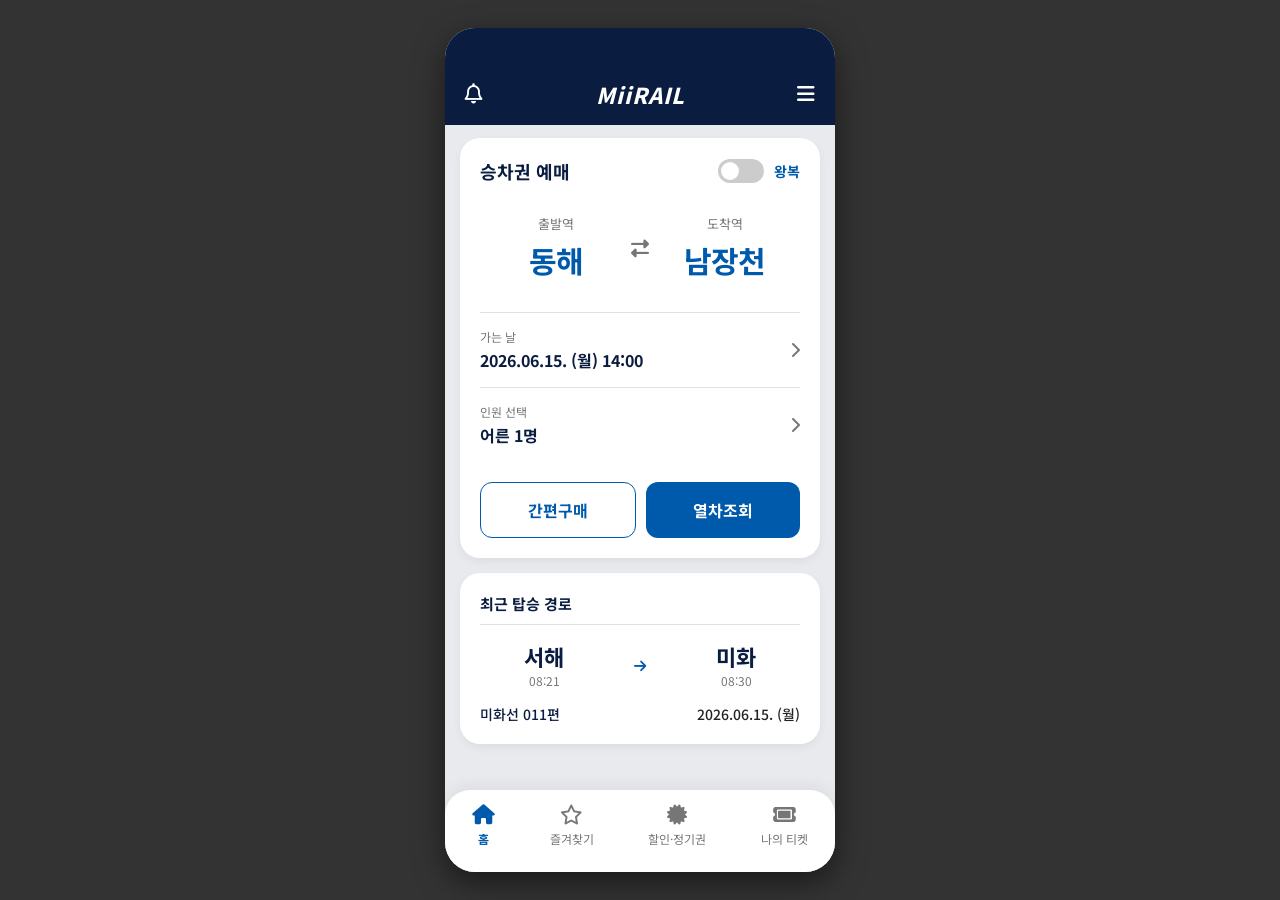
<file: gemini-code-1781098244503.html>
<!DOCTYPE html>
<html lang="ko">
<head>
    <meta charset="UTF-8">
    <meta name="viewport" content="width=device-width, initial-scale=1.0">
    <title>모바일 승차권 예매 통합 앱</title>
    <link rel="stylesheet" href="https://cdnjs.cloudflare.com/ajax/libs/font-awesome/6.4.0/css/all.min.css">
    <style>
        @import url('https://fonts.googleapis.com/css2?family=Noto+Sans+KR:wght@400;500;700&display=swap');

        :root {
            --primary-blue: #005AAB; 
            --dark-blue: #0A1C40;   
            --bg-color: #E8EAED;    
            --text-main: #222222;
            --text-sub: #767676;
            --border-color: #E0E0E0;
            --orange: #FF9800;
        }

        * {
            margin: 0;
            padding: 0;
            box-sizing: border-box;
            font-family: 'Noto Sans KR', sans-serif;
        }

        body {
            background-color: #333; 
            display: flex;
            justify-content: center;
            align-items: center;
            min-height: 100vh;
        }

        /* 모바일 컨테이너 */
        .app-container {
            width: 390px;
            height: 844px;
            background-color: var(--bg-color);
            position: relative;
            overflow: hidden;
            box-shadow: 0 10px 30px rgba(0,0,0,0.5);
            border-radius: 30px;
        }

        /* --- 헤더 --- */
        .header {
            background-color: var(--dark-blue);
            color: white;
            display: flex;
            justify-content: space-between;
            align-items: center;
            padding: 15px 20px;
            padding-top: 50px;
            position: absolute;
            top: 0;
            width: 100%;
            z-index: 10;
        }

        .header .logo {
            font-size: 22px;
            font-weight: 800;
            font-style: italic;
            letter-spacing: 1px;
            cursor: pointer;
        }

        .header i { font-size: 20px; cursor: pointer; }

        /* --- 메인 콘텐츠 영역 --- */
        .content {
            padding: 20px 15px;
            height: 100%;
            padding-top: 110px; 
            padding-bottom: 100px; 
            overflow-y: auto;
        }

        /* 탭 뷰 제어 및 애니메이션 */
        .tab-view { 
            display: none; 
        }
        .tab-view.active { 
            display: block; 
            animation: fadeInSlideUp 0.4s ease forwards; 
        }

        @keyframes fadeInSlideUp {
            from { opacity: 0; transform: translateY(15px); }
            to { opacity: 1; transform: translateY(0); }
        }

        /* 공통 카드 스타일 */
        .card {
            background: white;
            border-radius: 20px;
            padding: 20px;
            margin-bottom: 15px;
            box-shadow: 0 4px 10px rgba(0,0,0,0.05);
        }

        .card-header {
            display: flex;
            justify-content: space-between;
            align-items: center;
            margin-bottom: 20px;
        }

        .card-header h2 { font-size: 18px; color: var(--dark-blue); }

        /* 토글 스위치 */
        .toggle-switch { display: flex; align-items: center; gap: 10px; font-size: 14px; color: var(--primary-blue); font-weight: 700; }
        .switch { position: relative; display: inline-block; width: 46px; height: 24px; }
        .switch input { opacity: 0; width: 0; height: 0; }
        .slider { position: absolute; cursor: pointer; top: 0; left: 0; right: 0; bottom: 0; background-color: #ccc; transition: .4s; border-radius: 24px; }
        .slider:before { position: absolute; content: ""; height: 18px; width: 18px; left: 3px; bottom: 3px; background-color: white; transition: .4s; border-radius: 50%; }
        input:checked + .slider { background-color: var(--primary-blue); }
        input:checked + .slider:before { transform: translateX(22px); }

        /* 출발/도착역 선택부 */
        .station-select { display: flex; justify-content: space-between; align-items: center; margin-bottom: 20px; text-align: center; }
        .station { flex: 1; cursor: pointer; padding: 10px; border-radius: 10px; transition: background 0.2s; }
        .station:active { background: #f0f0f0; }
        .station .label { font-size: 13px; color: var(--text-sub); margin-bottom: 5px; pointer-events: none;}
        .station .name { font-size: 30px; font-weight: 700; color: var(--primary-blue); pointer-events: none; letter-spacing: -1px;}
        .station-arrow i { color: var(--text-sub); font-size: 18px; cursor: pointer;}

        /* 옵션 리스트 */
        .option-list { border-top: 1px solid var(--border-color); }
        .option-item { display: flex; justify-content: space-between; align-items: center; padding: 15px 0; border-bottom: 1px solid var(--border-color); cursor: pointer; }
        .option-item:active { opacity: 0.7; }
        .option-item .info .label { font-size: 12px; color: var(--text-sub); margin-bottom: 3px; }
        .option-item .info .value { font-size: 16px; font-weight: 700; color: var(--dark-blue); }
        .option-item i { color: var(--text-sub); }

        /* 버튼 그룹 */
        .btn-group { display: flex; gap: 10px; margin-top: 20px; }
        .btn { flex: 1; padding: 15px 0; border: none; border-radius: 12px; font-size: 16px; font-weight: 700; color: white; cursor: pointer; background-color: var(--primary-blue); text-align: center;}
        .btn-outline { background-color: white; color: var(--primary-blue); border: 1px solid var(--primary-blue); }

        /* 최근 탑승 경로 */
        .recent-header { font-size: 15px; color: var(--dark-blue); font-weight: 700; margin-bottom: 15px; border-bottom: 1px solid var(--border-color); padding-bottom: 10px; }
        .recent-route { display: flex; justify-content: space-between; align-items: center; margin-bottom: 15px; }
        .recent-station { text-align: center; width: 40%; }
        .recent-station .name { font-size: 22px; font-weight: 700; color: var(--dark-blue); }
        .recent-station .time { font-size: 12px; color: var(--text-sub); }
        .recent-arrow { color: var(--primary-blue); font-size: 14px; }
        .recent-info { display: flex; justify-content: space-between; font-size: 14px; font-weight: 500; color: var(--dark-blue); }

        /* 열차 조회 결과 스타일 */
        .back-to-home { color: var(--primary-blue); font-size: 14px; font-weight: 700; cursor: pointer; margin-bottom: 15px; display: inline-block; }
        .train-item { display: flex; justify-content: space-between; align-items: center; padding: 15px 0; border-bottom: 1px solid var(--border-color); }
        .train-info .type { font-size: 12px; font-weight: 700; color: var(--orange); margin-bottom: 2px; }
        .train-info .no { font-size: 11px; color: var(--text-sub); }
        .train-time { text-align: center; }
        .train-time .time { font-size: 18px; font-weight: 700; color: var(--dark-blue); }
        .train-time .stn { font-size: 12px; color: var(--text-sub); }
        .train-reserve .price { font-size: 13px; font-weight: 700; color: var(--text-main); text-align: right; margin-bottom: 5px; }
        .btn-sm { padding: 6px 12px; font-size: 12px; border-radius: 6px; border: none; background: var(--primary-blue); color: white; cursor: pointer; }

        /* 즐겨찾기, 할인정기권, 나의티켓 스타일 */
        .fav-item { display: flex; justify-content: space-between; align-items: center; padding: 15px 0; border-bottom: 1px solid var(--border-color); }
        .fav-route { font-size: 16px; font-weight: 700; color: var(--dark-blue); }
        .fav-star { color: #FFD700; font-size: 18px; cursor: pointer; }
        .coupon-card { border-left: 5px solid var(--primary-blue); display: flex; justify-content: space-between; align-items: center; }
        .coupon-title { font-size: 16px; font-weight: 700; color: var(--dark-blue); }
        .coupon-desc { font-size: 12px; color: var(--text-sub); margin-top: 4px; }
        .ticket-box { background: var(--dark-blue); color: white; border-radius: 15px; padding: 20px; position: relative;}
        .ticket-box::before, .ticket-box::after { content: ''; position: absolute; background: var(--bg-color); width: 20px; height: 20px; border-radius: 50%; bottom: 60px; }
        .ticket-box::before { left: -10px; } .ticket-box::after { right: -10px; }
        .ticket-header { display: flex; justify-content: space-between; font-size: 12px; border-bottom: 1px dashed rgba(255,255,255,0.3); padding-bottom: 10px; margin-bottom: 15px;}
        .ticket-body { display: flex; justify-content: space-between; align-items: center; margin-bottom: 25px; text-align: center;}
        .ticket-stn .city { font-size: 24px; font-weight: 700; }
        .ticket-stn .tm { font-size: 14px; opacity: 0.7; margin-top: 5px; }
        .ticket-footer { border-top: 1px dashed rgba(255,255,255,0.3); padding-top: 15px; display: flex; justify-content: space-between; align-items: center; font-size: 13px;}
        .qr-area { background: white; padding: 5px; border-radius: 5px; color: black; font-size: 30px; }

        /* 하단 네비게이션 */
        .bottom-nav {
            position: absolute;
            bottom: 0;
            width: 100%;
            background: white;
            display: flex;
            justify-content: space-around;
            padding: 15px 0 25px 0;
            border-radius: 25px 25px 0 0;
            box-shadow: 0 -5px 15px rgba(0,0,0,0.05);
            z-index: 10;
        }
        .nav-item { display: flex; flex-direction: column; align-items: center; color: var(--text-sub); cursor: pointer; font-size: 12px; gap: 5px; }
        .nav-item i { font-size: 20px; }
        .nav-item.active { color: var(--primary-blue); font-weight: 700; }

        /* --- [추가] 모달 (팝업) 스타일 --- */
        .modal-overlay {
            display: none; 
            position: absolute; top: 0; left: 0; width: 100%; height: 100%;
            background: rgba(0,0,0,0.6); z-index: 100;
            justify-content: center; align-items: flex-end; /* 아래에서 올라오는 바텀 시트 형태 */
        }
        .modal-overlay.active { display: flex; }
        .modal-content {
            background: white; width: 100%; max-height: 80%; padding: 25px 20px;
            border-radius: 25px 25px 0 0; animation: slideUp 0.3s ease;
            display: flex; flex-direction: column;
        }
        @keyframes slideUp { from { transform: translateY(100%); } to { transform: translateY(0); } }
        
        .modal-title { font-size: 18px; font-weight: 700; margin-bottom: 20px; color: var(--dark-blue); }
        
        /* 역 선택 모달 리스트 */
        .station-list { list-style: none; overflow-y: auto; flex-grow: 1; }
        .station-item { padding: 15px 0; border-bottom: 1px solid #f0f0f0; font-size: 16px; font-weight: 500; cursor: pointer; text-align: center; }
        .station-item:active { background: #fafafa; color: var(--primary-blue); font-weight: 700; }
        
        /* 인원 선택 모달 */
        .passenger-row { display: flex; justify-content: space-between; align-items: center; padding: 15px 0; border-bottom: 1px solid #f0f0f0;}
        .passenger-info-text { font-size: 16px; font-weight: 500; color: var(--text-main); }
        .passenger-sub { font-size: 12px; color: var(--text-sub); display: block; margin-top: 3px; }
        .counter { display: flex; align-items: center; gap: 15px; }
        .count-btn { width: 32px; height: 32px; border-radius: 50%; border: 1px solid var(--border-color); background: white; font-size: 20px; font-weight: 300; cursor: pointer; color: var(--text-main); display: flex; justify-content: center; align-items: center;}
        .count-num { font-size: 18px; font-weight: 700; width: 20px; text-align: center; }

    </style>
</head>
<body>

<div class="app-container">
    <header class="header">
        <i class="fa-regular fa-bell"></i>
        <div class="logo" onclick="switchTab('home')">MiiRAIL</div>
        <i class="fa-solid fa-bars"></i>
    </header>

    <main class="content">
        
        <div id="view-home" class="tab-view active">
            <div class="card">
                <div class="card-header">
                    <h2>승차권 예매</h2>
                    <div class="toggle-switch">
                        <label class="switch"><input type="checkbox"><span class="slider"></span></label>
                        <span>왕복</span>
                    </div>
                </div>

                <div class="station-select">
                    <div class="station" onclick="openStationModal('dep')">
                        <div class="label">출발역</div>
                        <div class="name" id="dep-station">동해</div>
                    </div>
                    <div class="station-arrow" onclick="swapStations()">
                        <i class="fa-solid fa-right-left"></i>
                    </div>
                    <div class="station" onclick="openStationModal('arr')">
                        <div class="label">도착역</div>
                        <div class="name" id="arr-station">남장천</div>
                    </div>
                </div>

                <div class="option-list">
                    <div class="option-item">
                        <div class="info"><div class="label">가는 날</div><div class="value">2026.06.15. (월) 14:00</div></div>
                        <i class="fa-solid fa-chevron-right"></i>
                    </div>
                    <div class="option-item" style="border-bottom: none;" onclick="openPassengerModal()">
                        <div class="info"><div class="label">인원 선택</div><div class="value" id="passenger-summary">어른 1명</div></div>
                        <i class="fa-solid fa-chevron-right"></i>
                    </div>
                </div>

                <div class="btn-group">
                    <button class="btn btn-outline" onclick="easyPurchase()">간편구매</button>
                    <button class="btn" onclick="searchTrains()">열차조회</button>
                </div>
            </div>

            <div class="card">
                <div class="recent-header">최근 탑승 경로</div>
                <div class="recent-route">
                    <div class="recent-station"><div class="name">서해</div><div class="time">08:21</div></div>
                    <div class="recent-arrow"><i class="fa-solid fa-arrow-right"></i></div>
                    <div class="recent-station"><div class="name">미화</div><div class="time">08:30</div></div>
                </div>
                <div class="recent-info">
                    <span>미화선 011편</span>
                    <span style="color:var(--text-main)">2026.06.15. (월)</span>
                </div>
            </div>
        </div>

        <div id="view-train-results" class="tab-view">
            <div class="back-to-home" onclick="switchTab('home')"><i class="fa-solid fa-chevron-left"></i> 이전으로</div>
            <div class="card">
                <div class="recent-header" style="border:none; margin:0;" id="result-header">동해 <i class="fa-solid fa-arrow-right" style="color:var(--primary-blue); font-size:12px; margin:0 5px;"></i> 남장천 조회 결과</div>
                <div id="train-list-container">
                    </div>
            </div>
        </div>

        <div id="view-favorites" class="tab-view">
            <div class="card">
                <div class="recent-header">자주 부르는 경로</div>
                <div class="fav-item">
                    <div class="fav-route">동해 <i class="fa-solid fa-arrow-right"></i> 남장천</div>
                    <i class="fa-solid fa-star fav-star"></i>
                </div>
                <div class="fav-item">
                    <div class="fav-route">미화 <i class="fa-solid fa-arrow-right"></i> 서해</div>
                    <i class="fa-solid fa-star fav-star"></i>
                </div>
                <div class="fav-item" style="border:none;">
                    <div class="fav-route">서산 <i class="fa-solid fa-arrow-right"></i> 도북진</div>
                    <i class="fa-solid fa-star fav-star"></i>
                </div>
            </div>
        </div>

        <div id="view-discounts" class="tab-view">
            <div class="card coupon-card">
                <div>
                    <div class="coupon-title">힘내라 청춘 할인 혜택</div>
                    <div class="coupon-desc">만 25세부터 33세까지 지정열차 할인</div>
                </div>
                <button class="btn-sm">받기</button>
            </div>
            <div class="card coupon-card">
                <div>
                    <div class="coupon-title">미화시민 특별할인</div>
                    <div class="coupon-desc">미화시 거주자 대상 전노선 10% 추가할인</div>
                </div>
                <button class="btn-sm">등록</button>
            </div>
        </div>

        <div id="view-tickets" class="tab-view">
            <div class="ticket-box">
                <div class="ticket-header">
                    <span id="ticket-passenger-info">승차권 (어른 1명)</span>
                    <span style="color:var(--orange); font-weight:700;">타는 곳 번호 미정</span>
                </div>
                <div class="ticket-body">
                    <div class="ticket-stn">
                        <div class="city" id="ticket-dep">동해</div>
                        <div class="tm">14:00</div>
                    </div>
                    <div><i class="fa-solid fa-train" style="font-size:24px; opacity:0.5;"></i></div>
                    <div class="ticket-stn">
                        <div class="city" id="ticket-arr">남장천</div>
                        <div class="tm">14:45</div>
                    </div>
                </div>
                <div class="ticket-footer">
                    <div>
                        <p style="font-weight:700;">급행 011편</p>
                        <p style="font-size:11px; opacity:0.7; margin-top:3px;">2026년 6월 15일 (월)</p>
                    </div>
                    <div class="qr-area">
                        <i class="fa-solid fa-qrcode"></i>
                    </div>
                </div>
            </div>
            <p style="text-align:center; font-size:12px; color:var(--text-sub); margin-top:15px;">반환 및 변경은 출발 10분 전까지 가능합니다.</p>
        </div>

    </main>

    <nav class="bottom-nav">
        <div class="nav-item active" id="nav-home" onclick="switchTab('home')">
            <i class="fa-solid fa-house"></i><span>홈</span>
        </div>
        <div class="nav-item" id="nav-favorites" onclick="switchTab('favorites')">
            <i class="fa-regular fa-star"></i><span>즐겨찾기</span>
        </div>
        <div class="nav-item" id="nav-discounts" onclick="switchTab('discounts')">
            <i class="fa-solid fa-certificate"></i><span>할인·정기권</span>
        </div>
        <div class="nav-item" id="nav-tickets" onclick="switchTab('tickets')">
            <i class="fa-solid fa-ticket"></i><span>나의 티켓</span>
        </div>
    </nav>
</div>

<div class="modal-overlay" id="station-modal" onclick="closeModals(event)">
    <div class="modal-content" onclick="event.stopPropagation()">
        <div class="modal-title" id="station-modal-title">출발역 선택</div>
        <ul class="station-list" id="station-list">
            </ul>
    </div>
</div>

<div class="modal-overlay" id="passenger-modal" onclick="closeModals(event)">
    <div class="modal-content" onclick="event.stopPropagation()">
        <div class="modal-title">탑승 인원 선택</div>
        
        <div class="passenger-row">
            <div>
                <span class="passenger-info-text">어른</span>
                <span class="passenger-sub">만 13세 이상</span>
            </div>
            <div class="counter">
                <button class="count-btn" onclick="updateCount('adult', -1)">-</button>
                <span class="count-num" id="cnt-adult">1</span>
                <button class="count-btn" onclick="updateCount('adult', 1)">+</button>
            </div>
        </div>
        
        <div class="passenger-row">
            <div>
                <span class="passenger-info-text">청소년</span>
                <span class="passenger-sub">만 13세 미만</span>
            </div>
            <div class="counter">
                <button class="count-btn" onclick="updateCount('teen', -1)">-</button>
                <span class="count-num" id="cnt-teen">0</span>
                <button class="count-btn" onclick="updateCount('teen', 1)">+</button>
            </div>
        </div>
        
        <div class="passenger-row" style="border-bottom:none;">
            <div>
                <span class="passenger-info-text">어린이</span>
                <span class="passenger-sub">만 6세 미만</span>
            </div>
            <div class="counter">
                <button class="count-btn" onclick="updateCount('child', -1)">-</button>
                <span class="count-num" id="cnt-child">0</span>
                <button class="count-btn" onclick="updateCount('child', 1)">+</button>
            </div>
        </div>

        <button class="btn" style="width:100%; margin-top:20px;" onclick="confirmPassenger()">확인 완료</button>
    </div>
</div>

<script>
    // --- 기본 데이터 설정 ---
    // 노선도 기반 역 목록
    const STATIONS = ["동해", "남장천", "장천", "서해", "미화", "서산", "도북진", "도중산"];
    
    // 현재 상태 변수
    let currentDep = "동해";
    let currentArr = "남장천";
    let targetStationType = 'dep'; // 'dep' 또는 'arr'
    
    let passCounts = { adult: 1, teen: 0, child: 0 };

    // --- 화면 및 탭 전환 기능 ---
    function switchTab(tabId) {
        document.querySelectorAll('.tab-view').forEach(view => view.classList.remove('active'));
        document.querySelectorAll('.nav-item').forEach(item => item.classList.remove('active'));

        const targetView = document.getElementById(`view-${tabId}`);
        const targetNav = document.getElementById(`nav-${tabId}`);
        
        if(targetView) targetView.classList.add('active');
        if(targetNav) targetNav.classList.add('active');
    }

    // --- 역 선택 기능 ---
    function openStationModal(type) {
        targetStationType = type;
        document.getElementById('station-modal-title').innerText = type === 'dep' ? '출발역 선택' : '도착역 선택';
        
        const listContainer = document.getElementById('station-list');
        listContainer.innerHTML = '';
        
        STATIONS.forEach(station => {
            const li = document.createElement('li');
            li.className = 'station-item';
            li.innerText = station;
            li.onclick = () => selectStation(station);
            listContainer.appendChild(li);
        });

        document.getElementById('station-modal').classList.add('active');
    }

    function selectStation(stationName) {
        if (targetStationType === 'dep') {
            currentDep = stationName;
            document.getElementById('dep-station').innerText = currentDep;
        } else {
            currentArr = stationName;
            document.getElementById('arr-station').innerText = currentArr;
        }
        closeModals();
    }

    // 출발/도착역 화살표 누르면 서로 바뀌는 기능
    function swapStations() {
        let temp = currentDep;
        currentDep = currentArr;
        currentArr = temp;
        document.getElementById('dep-station').innerText = currentDep;
        document.getElementById('arr-station').innerText = currentArr;
    }

    // --- 인원 선택 기능 ---
    function openPassengerModal() {
        document.getElementById('passenger-modal').classList.add('active');
    }

    function updateCount(type, change) {
        let newCount = passCounts[type] + change;
        if (newCount < 0) newCount = 0;
        
        // 최소 1명은 탑승해야 하므로 모두 0명이 되는 것을 방지
        if (type === 'adult' && newCount === 0 && passCounts.teen === 0 && passCounts.child === 0 && change < 0) return;

        passCounts[type] = newCount;
        document.getElementById(`cnt-${type}`).innerText = passCounts[type];
    }

    function confirmPassenger() {
        let total = passCounts.adult + passCounts.teen + passCounts.child;
        if (total === 0) {
            alert("최소 1명의 승객을 선택해주세요.");
            passCounts.adult = 1;
            document.getElementById('cnt-adult').innerText = 1;
            return;
        }

        let summaryText = [];
        if (passCounts.adult > 0) summaryText.push(`어른 ${passCounts.adult}명`);
        if (passCounts.teen > 0) summaryText.push(`청소년 ${passCounts.teen}명`);
        if (passCounts.child > 0) summaryText.push(`어린이 ${passCounts.child}명`);

        document.getElementById('passenger-summary').innerText = summaryText.join(', ');
        closeModals();
    }

    // 모달 닫기
    function closeModals(event) {
        document.getElementById('station-modal').classList.remove('active');
        document.getElementById('passenger-modal').classList.remove('active');
    }

    // --- 열차 조회 및 구매 기능 ---
    function getPassengerSummary() {
        let text = [];
        if (passCounts.adult > 0) text.push(`어른 ${passCounts.adult}명`);
        if (passCounts.teen > 0) text.push(`청소년 ${passCounts.teen}명`);
        if (passCounts.child > 0) text.push(`어린이 ${passCounts.child}명`);
        return text.join(', ');
    }

    function easyPurchase() {
        if (currentDep === currentArr) {
            alert("출발역과 도착역이 같습니다. 다시 확인해주세요.");
            return;
        }

        const passText = getPassengerSummary();
        const confirmMsg = `[${currentDep} ➡️ ${currentArr}]\n인원: ${passText}\n\n등록된 카드로 간편결제를 진행하시겠습니까?`;
        
        if(confirm(confirmMsg)) {
            // 결제 완료 가정 후 마이페이지 티켓 업데이트
            document.getElementById('ticket-dep').innerText = currentDep;
            document.getElementById('ticket-arr').innerText = currentArr;
            document.getElementById('ticket-passenger-info').innerText = `승차권 (${passText})`;
            switchTab('tickets'); 
        }
    }

    function searchTrains() {
        if (currentDep === currentArr) {
            alert("출발역과 도착역이 동일합니다.");
            return;
        }

        // 결과 헤더 텍스트 변경
        document.getElementById('result-header').innerHTML = `${currentDep} <i class="fa-solid fa-arrow-right" style="color:var(--primary-blue); font-size:12px; margin:0 5px;"></i> ${currentArr} 조회 결과`;

        const container = document.getElementById('train-list-container');
        container.innerHTML = ""; 

        // 동적으로 스케줄 데이터 생성 (예시)
        const dummyTrains = [
            { type: "급행", no: "011", depTime: "14:00", arrTime: "14:45", price: "5,400원", state: "예약가능" },
            { type: "완행", no: "204", depTime: "14:30", arrTime: "15:20", price: "3,200원", state: "예약가능" },
            { type: "급행", no: "013", depTime: "15:10", arrTime: "15:55", price: "5,400원", state: "매진" },
            { type: "완행", no: "206", depTime: "16:00", arrTime: "16:50", price: "3,200원", state: "예약가능" }
        ];

        dummyTrains.forEach((train, index) => {
            const isSelectable = train.state !== "매진";
            const btnStyle = isSelectable ? "" : "background:#999; cursor:not-allowed;";
            const borderStyle = index === dummyTrains.length - 1 ? "border-bottom:none;" : "";

            const itemHtml = `
                <div class="train-item" style="${borderStyle}">
                    <div class="train-info">
                        <div class="type">${train.type}</div>
                        <div class="no">${train.no}호</div>
                    </div>
                    <div class="train-time">
                        <div class="time">${train.depTime}</div>
                        <div class="stn">${currentDep}</div>
                    </div>
                    <div class="train-time">
                        <div class="time">${train.arrTime}</div>
                        <div class="stn">${currentArr}</div>
                    </div>
                    <div class="train-reserve">
                        <div class="price">${train.price}</div>
                        <button class="btn-sm" style="${btnStyle}" ${isSelectable ? `onclick="alert('${currentDep}->${currentArr} (${train.type}) 예매를 시작합니다.')"` : ''}>
                            ${train.state}
                        </button>
                    </div>
                </div>
            `;
            container.innerHTML += itemHtml;
        });

        switchTab('train-results');
    }
</script>
</body>
</html>
</file>
